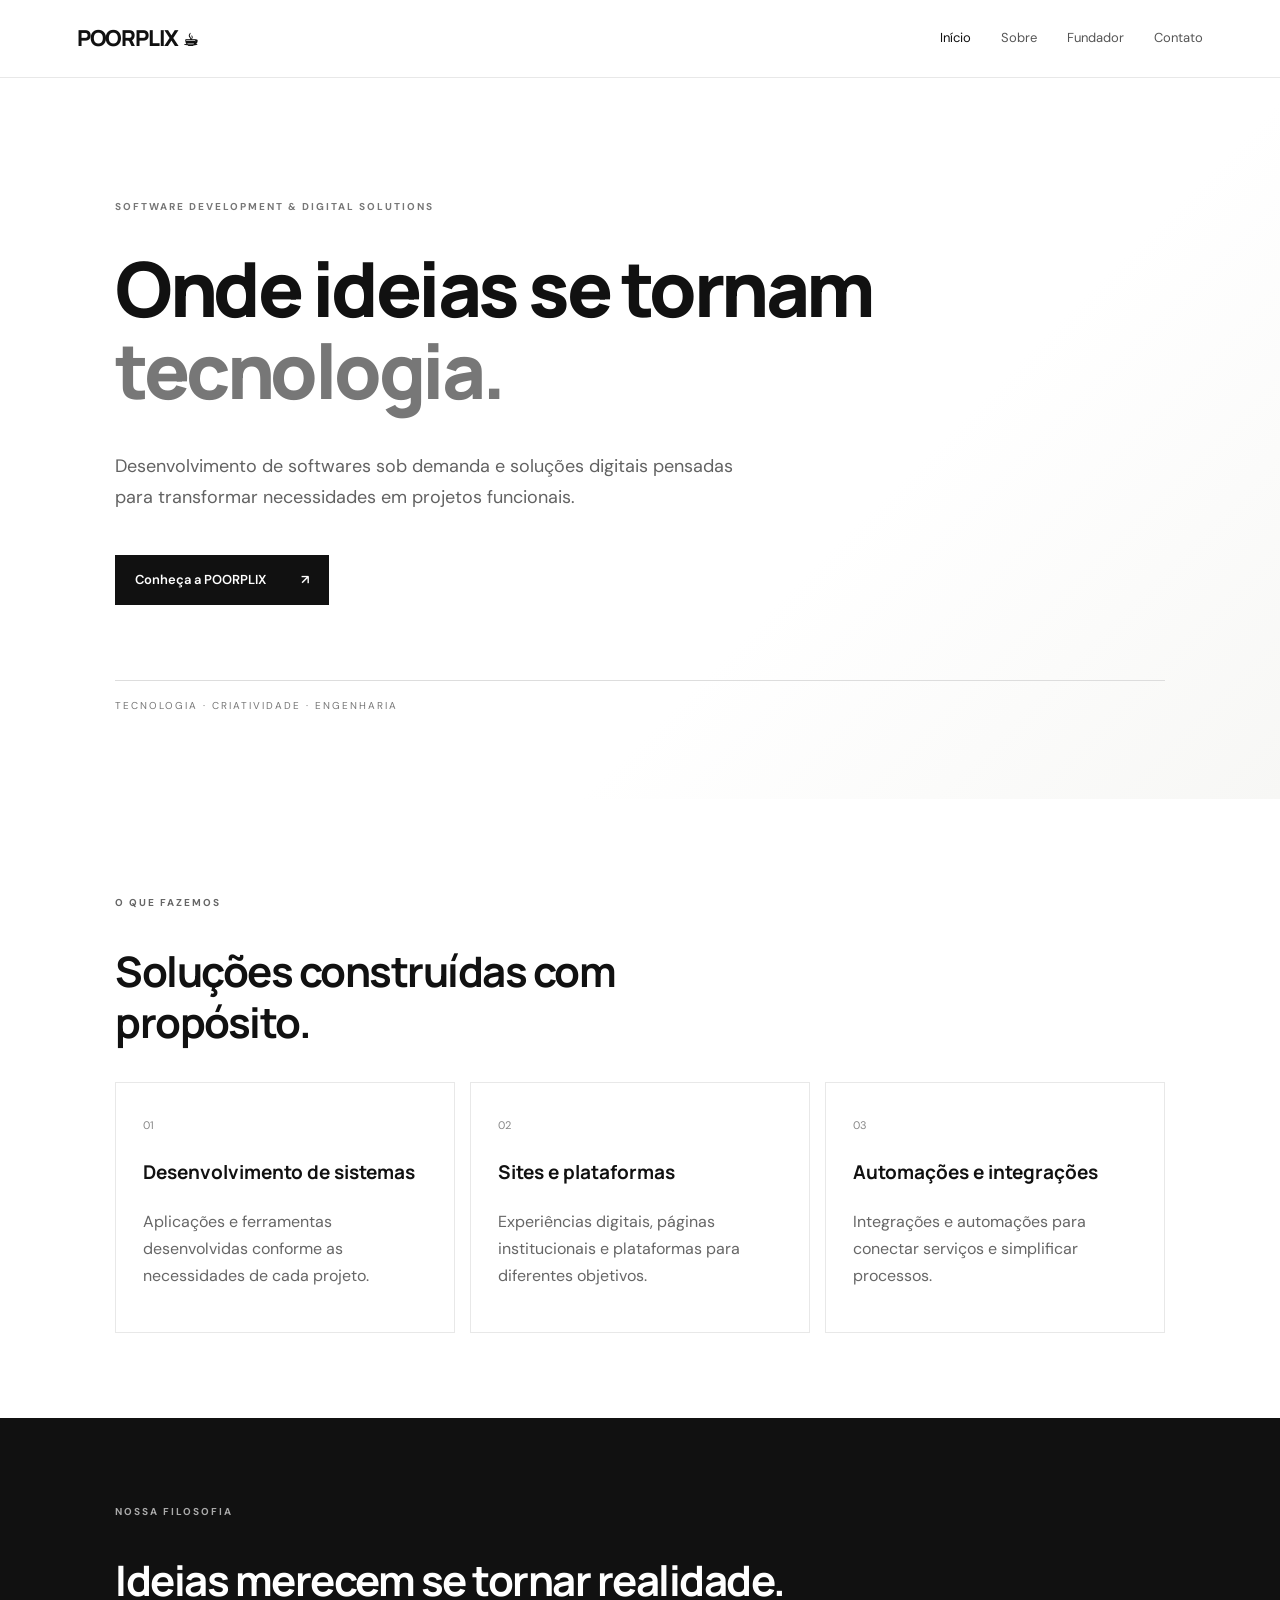
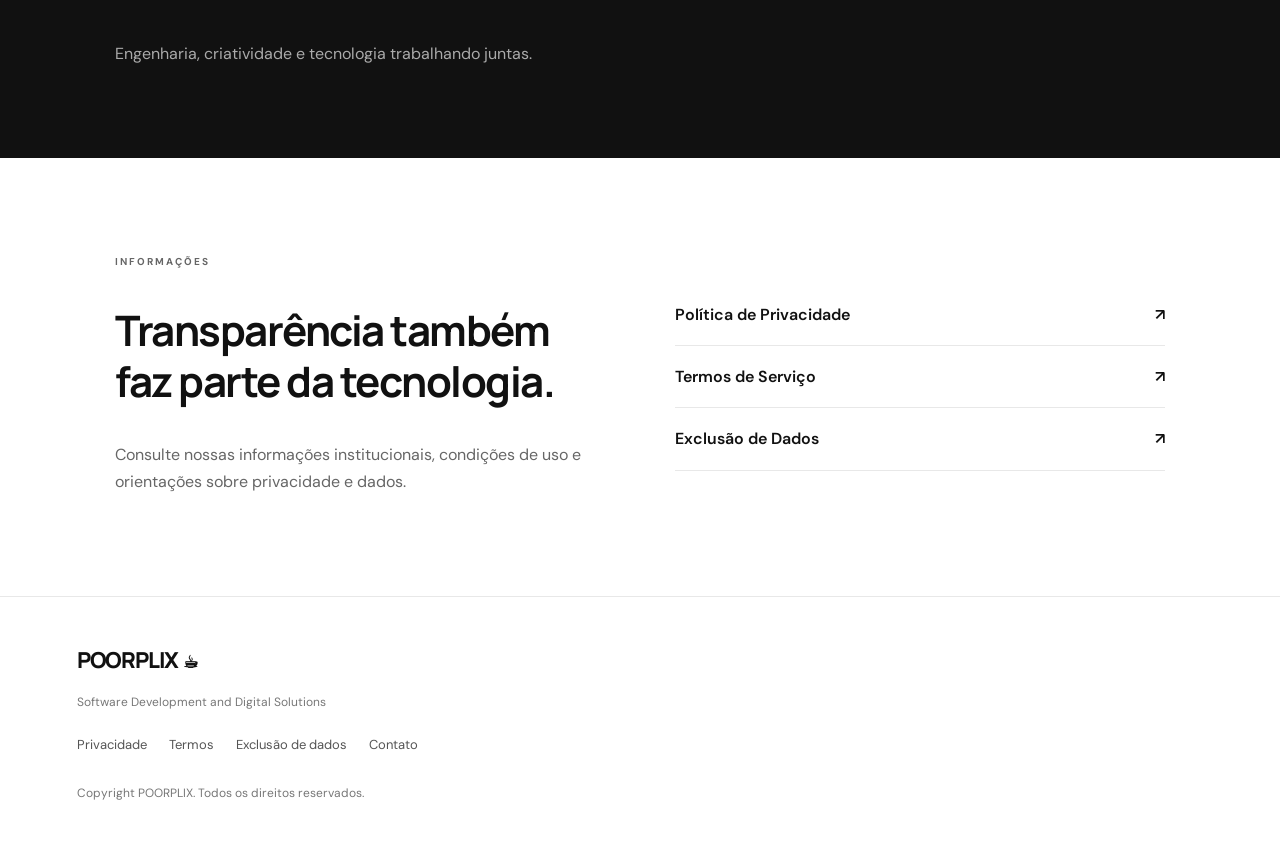
<file: index.html>
<!DOCTYPE html>
<html lang="pt-BR">

<head>
    <meta charset="UTF-8">
    <meta
        name="viewport"
        content="width=device-width, initial-scale=1.0"
    >
    <meta
        name="description"
        content="POORPLIX — desenvolvimento de softwares sob demanda e soluções digitais."
    >
    <title>Início — POORPLIX</title>
    <link
        rel="stylesheet"
        href="assets/css/style.css"
    >
</head>

<body>

    <header class="site-header">

        <a class="brand" href="index.html">
            POORPLIX<span>☕︎</span>
        </a>

        <button
            class="menu-toggle"
            type="button"
            aria-label="Abrir menu"
            aria-expanded="false"
        >
            ☰
        </button>

        <nav class="nav">
                <a class="active" href="index.html">Início</a>
                <a class="" href="pages/sobre.html">Sobre</a>
                <a class="" href="pages/fundador.html">Fundador</a>
                <a class="" href="pages/contato.html">Contato</a>
        </nav>

    </header>

    <main>

        <section class="hero">

            <p class="eyebrow">
                SOFTWARE DEVELOPMENT & DIGITAL SOLUTIONS
            </p>

            <h1>
                Onde ideias se tornam
                <span>tecnologia.</span>
            </h1>

            <p class="lead">
                Desenvolvimento de softwares sob demanda e soluções digitais
                pensadas para transformar necessidades em projetos funcionais.
            </p>

            <a class="button" href="pages/sobre.html">
                Conheça a POORPLIX
                <span>↗</span>
            </a>

            <div class="hero-note">
                TECNOLOGIA · CRIATIVIDADE · ENGENHARIA
            </div>

        </section>

        <section class="section">

            <div class="section-heading">
                <p class="eyebrow">O QUE FAZEMOS</p>
                <h2>Soluções construídas com propósito.</h2>
            </div>

            <div class="cards">

                <article class="card">
                    <span class="number">01</span>
                    <h3>Desenvolvimento de sistemas</h3>
                    <p>
                        Aplicações e ferramentas desenvolvidas conforme
                        as necessidades de cada projeto.
                    </p>
                </article>

                <article class="card">
                    <span class="number">02</span>
                    <h3>Sites e plataformas</h3>
                    <p>
                        Experiências digitais, páginas institucionais
                        e plataformas para diferentes objetivos.
                    </p>
                </article>

                <article class="card">
                    <span class="number">03</span>
                    <h3>Automações e integrações</h3>
                    <p>
                        Integrações e automações para conectar serviços
                        e simplificar processos.
                    </p>
                </article>

            </div>

        </section>

        <section class="statement">

            <p class="eyebrow">NOSSA FILOSOFIA</p>

            <h2>Ideias merecem se tornar realidade.</h2>

            <p>
                Engenharia, criatividade e tecnologia trabalhando juntas.
            </p>

        </section>

        <section class="section legal-preview">

            <div>
                <p class="eyebrow">INFORMAÇÕES</p>

                <h2>Transparência também faz parte da tecnologia.</h2>

                <p>
                    Consulte nossas informações institucionais, condições
                    de uso e orientações sobre privacidade e dados.
                </p>
            </div>

            <div class="link-list">
                <a href="pages/legal/privacidade.html">
                    Política de Privacidade
                    <span>↗</span>
                </a>

                <a href="pages/legal/termos.html">
                    Termos de Serviço
                    <span>↗</span>
                </a>

                <a href="pages/legal/exclusao-de-dados.html">
                    Exclusão de Dados
                    <span>↗</span>
                </a>
            </div>

        </section>

    </main>

    <footer class="footer">

        <a class="brand" href="index.html">
            POORPLIX<span>☕︎</span>
        </a>

        <p>Software Development and Digital Solutions</p>

        <div class="footer-links">
            <a href="pages/legal/privacidade.html">Privacidade</a>
            <a href="pages/legal/termos.html">Termos</a>
            <a href="pages/legal/exclusao-de-dados.html">Exclusão de dados</a>
            <a href="pages/contato.html">Contato</a>
        </div>

        <small>
            Copyright POORPLIX. Todos os direitos reservados.
        </small>

    </footer>

    <script src="assets/js/script.js"></script>

</body>

</html>
</file>
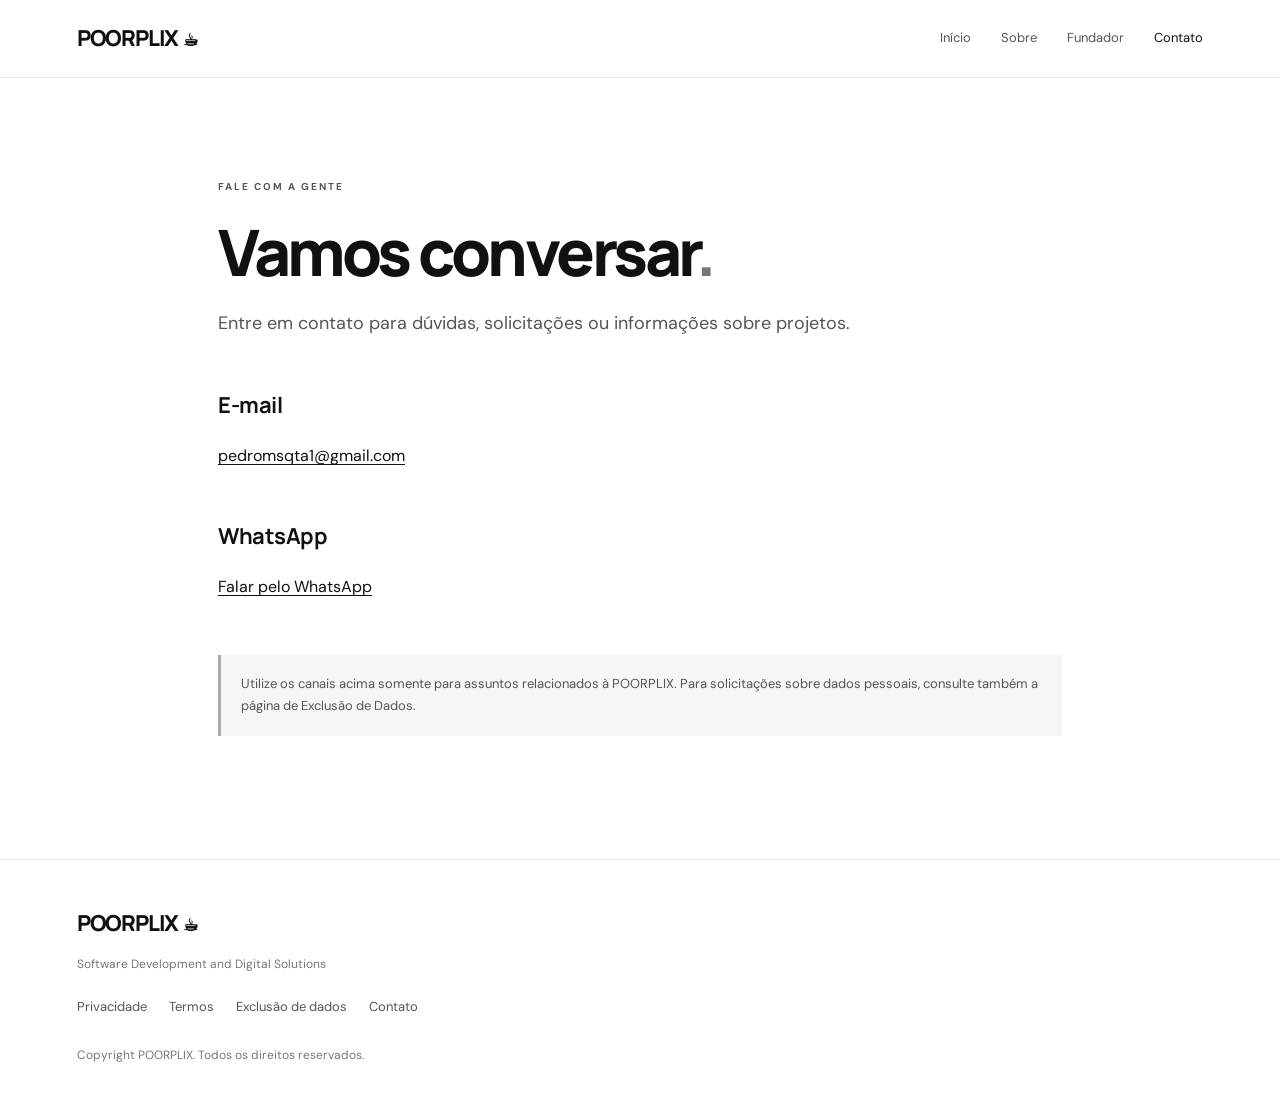
<file: pages/contato.html>
<!DOCTYPE html>
<html lang="pt-BR">

<head>
    <meta charset="UTF-8">
    <meta
        name="viewport"
        content="width=device-width, initial-scale=1.0"
    >
    <meta
        name="description"
        content="Contato — POORPLIX"
    >
    <title>Contato — POORPLIX</title>
    <link
        rel="stylesheet"
        href="../assets/css/style.css"
    >
</head>

<body>

    <header class="site-header">

        <a class="brand" href="../index.html">
            POORPLIX<span>☕︎</span>
        </a>

        <button
            class="menu-toggle"
            type="button"
            aria-label="Abrir menu"
            aria-expanded="false"
        >
            ☰
        </button>

        <nav class="nav">
                <a class="" href="../index.html">Início</a>
                <a class="" href="sobre.html">Sobre</a>
                <a class="" href="fundador.html">Fundador</a>
                <a class="active" href="contato.html">Contato</a>
        </nav>

    </header>

    <main>

        <section class="document">

            <p class="eyebrow">FALE COM A GENTE</p>

            <h1>
                Vamos conversar<span>.</span>
            </h1>

            <p class="lead">
                Entre em contato para dúvidas, solicitações ou informações
                sobre projetos.
            </p>

            <section>
                <h2>E-mail</h2>
                <p>
                    <a href="mailto:pedromsqta1@gmail.com">
                        pedromsqta1@gmail.com
                    </a>
                </p>
            </section>

            <section>
                <h2>WhatsApp</h2>
                <p>
                    <a
                        href="https://poorplix-whatsapp.pedromsqta1.workers.dev/whatsapp"
                        target="_blank"
                        rel="noopener noreferrer"
                    >
                        Falar pelo WhatsApp
                    </a>
                </p>
            </section>

            <p class="notice">
                Utilize os canais acima somente para assuntos relacionados
                à POORPLIX. Para solicitações sobre dados pessoais,
                consulte também a página de Exclusão de Dados.
            </p>

        </section>

    </main>

    <footer class="footer">

        <a class="brand" href="../index.html">
            POORPLIX<span>☕︎</span>
        </a>

        <p>Software Development and Digital Solutions</p>

        <div class="footer-links">
            <a href="legal/privacidade.html">Privacidade</a>
            <a href="legal/termos.html">Termos</a>
            <a href="legal/exclusao-de-dados.html">Exclusão de dados</a>
            <a href="contato.html">Contato</a>
        </div>

        <small>
            Copyright POORPLIX. Todos os direitos reservados.
        </small>

    </footer>

    <script src="../assets/js/script.js"></script>

</body>

</html>
</file>
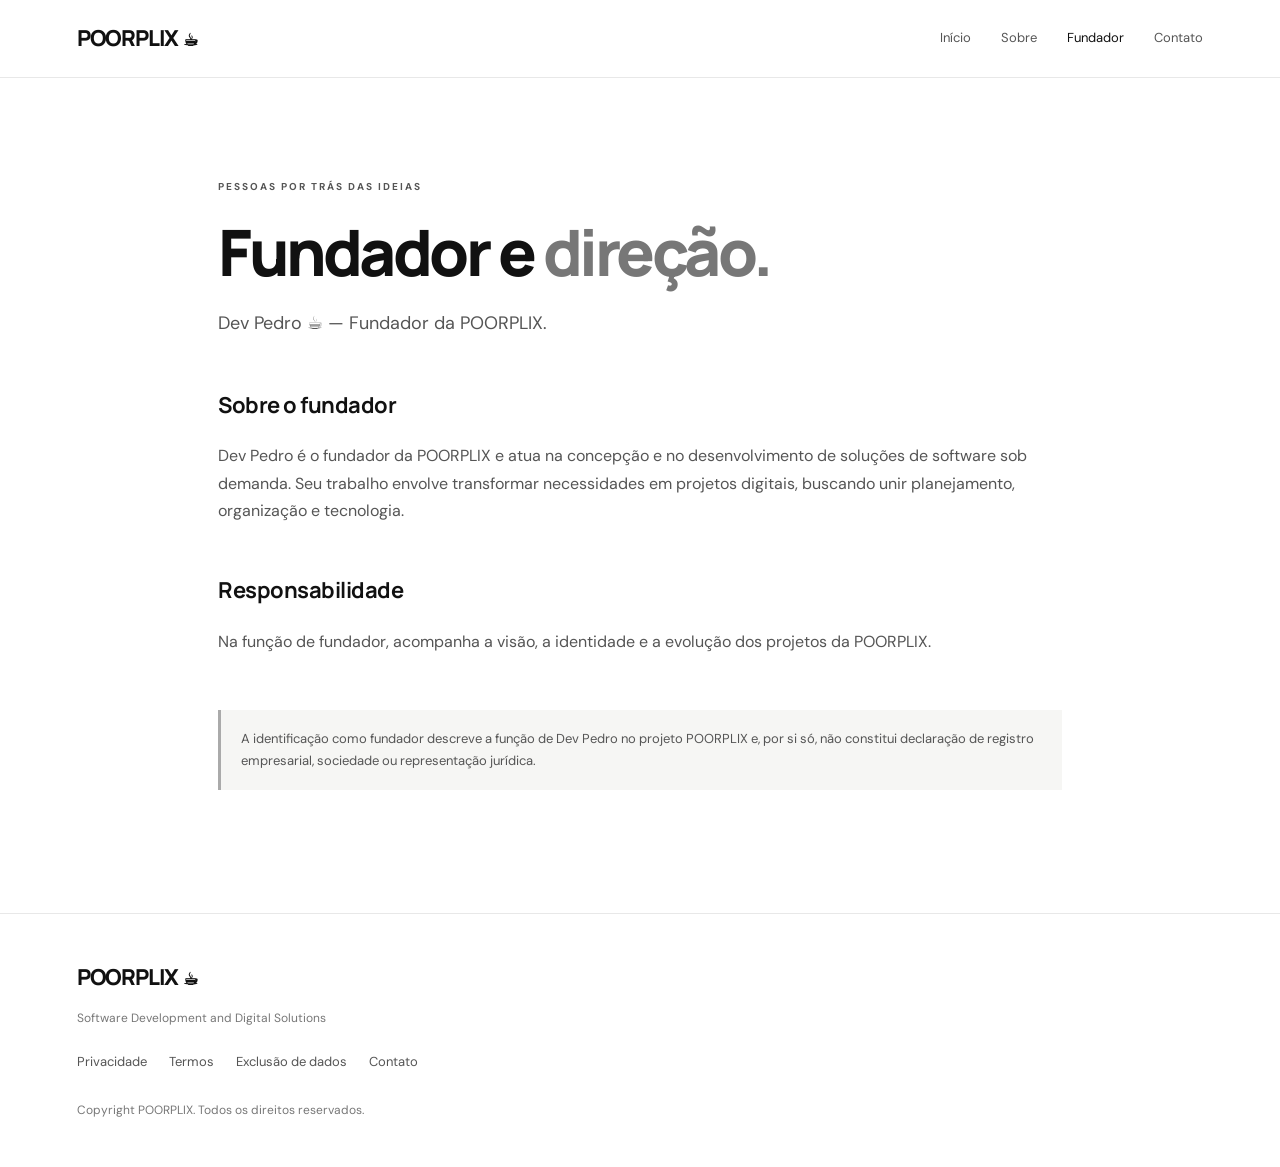
<file: pages/fundador.html>
<!DOCTYPE html>
<html lang="pt-BR">

<head>
    <meta charset="UTF-8">
    <meta
        name="viewport"
        content="width=device-width, initial-scale=1.0"
    >
    <meta
        name="description"
        content="Fundador — POORPLIX"
    >
    <title>Fundador — POORPLIX</title>
    <link
        rel="stylesheet"
        href="../assets/css/style.css"
    >
</head>

<body>

    <header class="site-header">

        <a class="brand" href="../index.html">
            POORPLIX<span>☕︎</span>
        </a>

        <button
            class="menu-toggle"
            type="button"
            aria-label="Abrir menu"
            aria-expanded="false"
        >
            ☰
        </button>

        <nav class="nav">
                <a class="" href="../index.html">Início</a>
                <a class="" href="sobre.html">Sobre</a>
                <a class="active" href="fundador.html">Fundador</a>
                <a class="" href="contato.html">Contato</a>
        </nav>

    </header>

    <main>

        <section class="document">

            <p class="eyebrow">PESSOAS POR TRÁS DAS IDEIAS</p>

            <h1>
                Fundador e
                <span>direção.</span>
            </h1>

            <p class="lead">
                Dev Pedro ☕︎ — Fundador da POORPLIX.
            </p>

            <section>
                <h2>Sobre o fundador</h2>
                <p>
                    Dev Pedro é o fundador da POORPLIX e atua na concepção
                    e no desenvolvimento de soluções de software sob demanda.
                    Seu trabalho envolve transformar necessidades em projetos
                    digitais, buscando unir planejamento, organização
                    e tecnologia.
                </p>
            </section>

            <section>
                <h2>Responsabilidade</h2>
                <p>
                    Na função de fundador, acompanha a visão, a identidade
                    e a evolução dos projetos da POORPLIX.
                </p>
            </section>

            <p class="notice">
                A identificação como fundador descreve a função de Dev Pedro
                no projeto POORPLIX e, por si só, não constitui declaração
                de registro empresarial, sociedade ou representação jurídica.
            </p>

        </section>

    </main>

    <footer class="footer">

        <a class="brand" href="../index.html">
            POORPLIX<span>☕︎</span>
        </a>

        <p>Software Development and Digital Solutions</p>

        <div class="footer-links">
            <a href="legal/privacidade.html">Privacidade</a>
            <a href="legal/termos.html">Termos</a>
            <a href="legal/exclusao-de-dados.html">Exclusão de dados</a>
            <a href="contato.html">Contato</a>
        </div>

        <small>
            Copyright POORPLIX. Todos os direitos reservados.
        </small>

    </footer>

    <script src="../assets/js/script.js"></script>

</body>

</html>
</file>
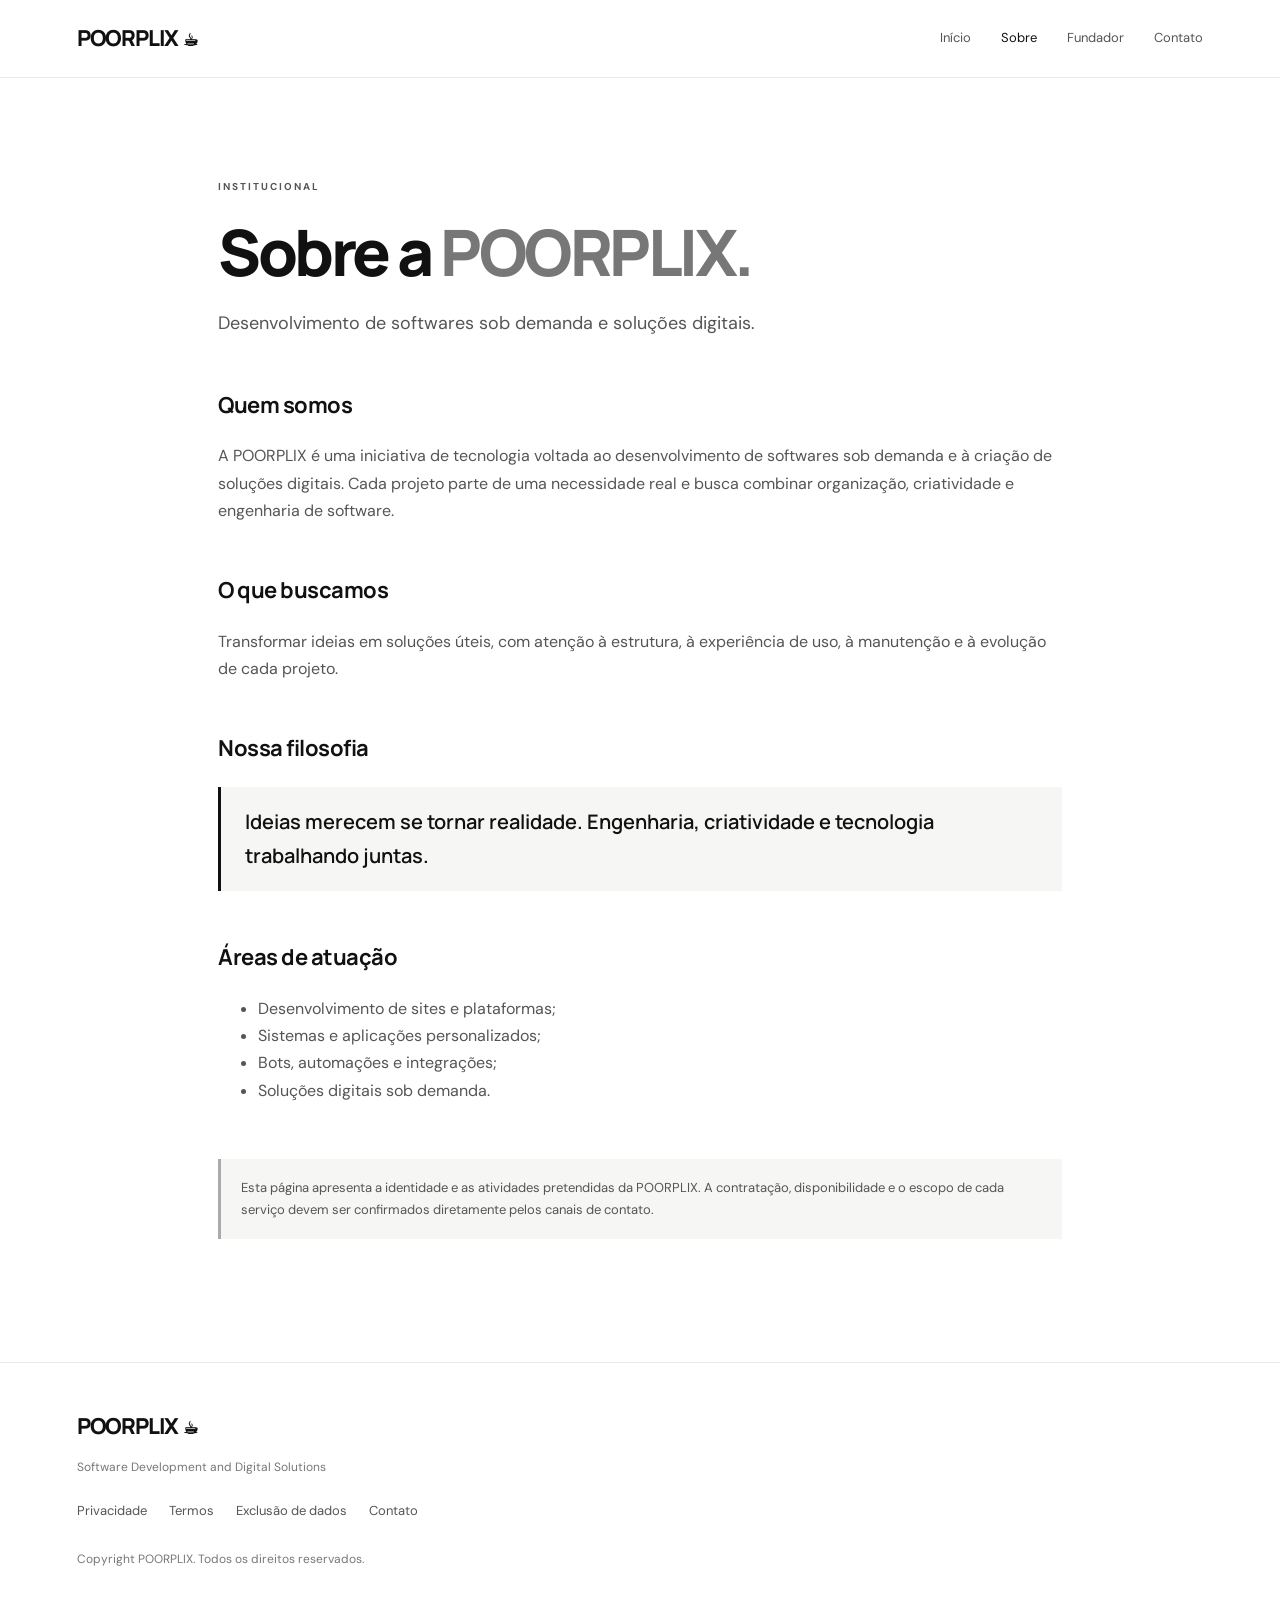
<file: pages/sobre.html>
<!DOCTYPE html>
<html lang="pt-BR">

<head>
    <meta charset="UTF-8">
    <meta
        name="viewport"
        content="width=device-width, initial-scale=1.0"
    >
    <meta
        name="description"
        content="Sobre — POORPLIX"
    >
    <title>Sobre — POORPLIX</title>
    <link
        rel="stylesheet"
        href="../assets/css/style.css"
    >
</head>

<body>

    <header class="site-header">

        <a class="brand" href="../index.html">
            POORPLIX<span>☕︎</span>
        </a>

        <button
            class="menu-toggle"
            type="button"
            aria-label="Abrir menu"
            aria-expanded="false"
        >
            ☰
        </button>

        <nav class="nav">
                <a class="" href="../index.html">Início</a>
                <a class="active" href="sobre.html">Sobre</a>
                <a class="" href="fundador.html">Fundador</a>
                <a class="" href="contato.html">Contato</a>
        </nav>

    </header>

    <main>

        <section class="document">

            <p class="eyebrow">INSTITUCIONAL</p>

            <h1>
                Sobre a
                <span>POORPLIX.</span>
            </h1>

            <p class="lead">
                Desenvolvimento de softwares sob demanda e soluções digitais.
            </p>

            <section>
                <h2>Quem somos</h2>
                <p>
                    A POORPLIX é uma iniciativa de tecnologia voltada ao
                    desenvolvimento de softwares sob demanda e à criação
                    de soluções digitais. Cada projeto parte de uma
                    necessidade real e busca combinar organização,
                    criatividade e engenharia de software.
                </p>
            </section>

            <section>
                <h2>O que buscamos</h2>
                <p>
                    Transformar ideias em soluções úteis, com atenção
                    à estrutura, à experiência de uso, à manutenção
                    e à evolução de cada projeto.
                </p>
            </section>

            <section>
                <h2>Nossa filosofia</h2>
                <blockquote>
                    Ideias merecem se tornar realidade. Engenharia,
                    criatividade e tecnologia trabalhando juntas.
                </blockquote>
            </section>

            <section>
                <h2>Áreas de atuação</h2>
                <ul>
                    <li>Desenvolvimento de sites e plataformas;</li>
                    <li>Sistemas e aplicações personalizados;</li>
                    <li>Bots, automações e integrações;</li>
                    <li>Soluções digitais sob demanda.</li>
                </ul>
            </section>

            <p class="notice">
                Esta página apresenta a identidade e as atividades pretendidas
                da POORPLIX. A contratação, disponibilidade e o escopo de
                cada serviço devem ser confirmados diretamente pelos
                canais de contato.
            </p>

        </section>

    </main>

    <footer class="footer">

        <a class="brand" href="../index.html">
            POORPLIX<span>☕︎</span>
        </a>

        <p>Software Development and Digital Solutions</p>

        <div class="footer-links">
            <a href="legal/privacidade.html">Privacidade</a>
            <a href="legal/termos.html">Termos</a>
            <a href="legal/exclusao-de-dados.html">Exclusão de dados</a>
            <a href="contato.html">Contato</a>
        </div>

        <small>
            Copyright POORPLIX. Todos os direitos reservados.
        </small>

    </footer>

    <script src="../assets/js/script.js"></script>

</body>

</html>
</file>
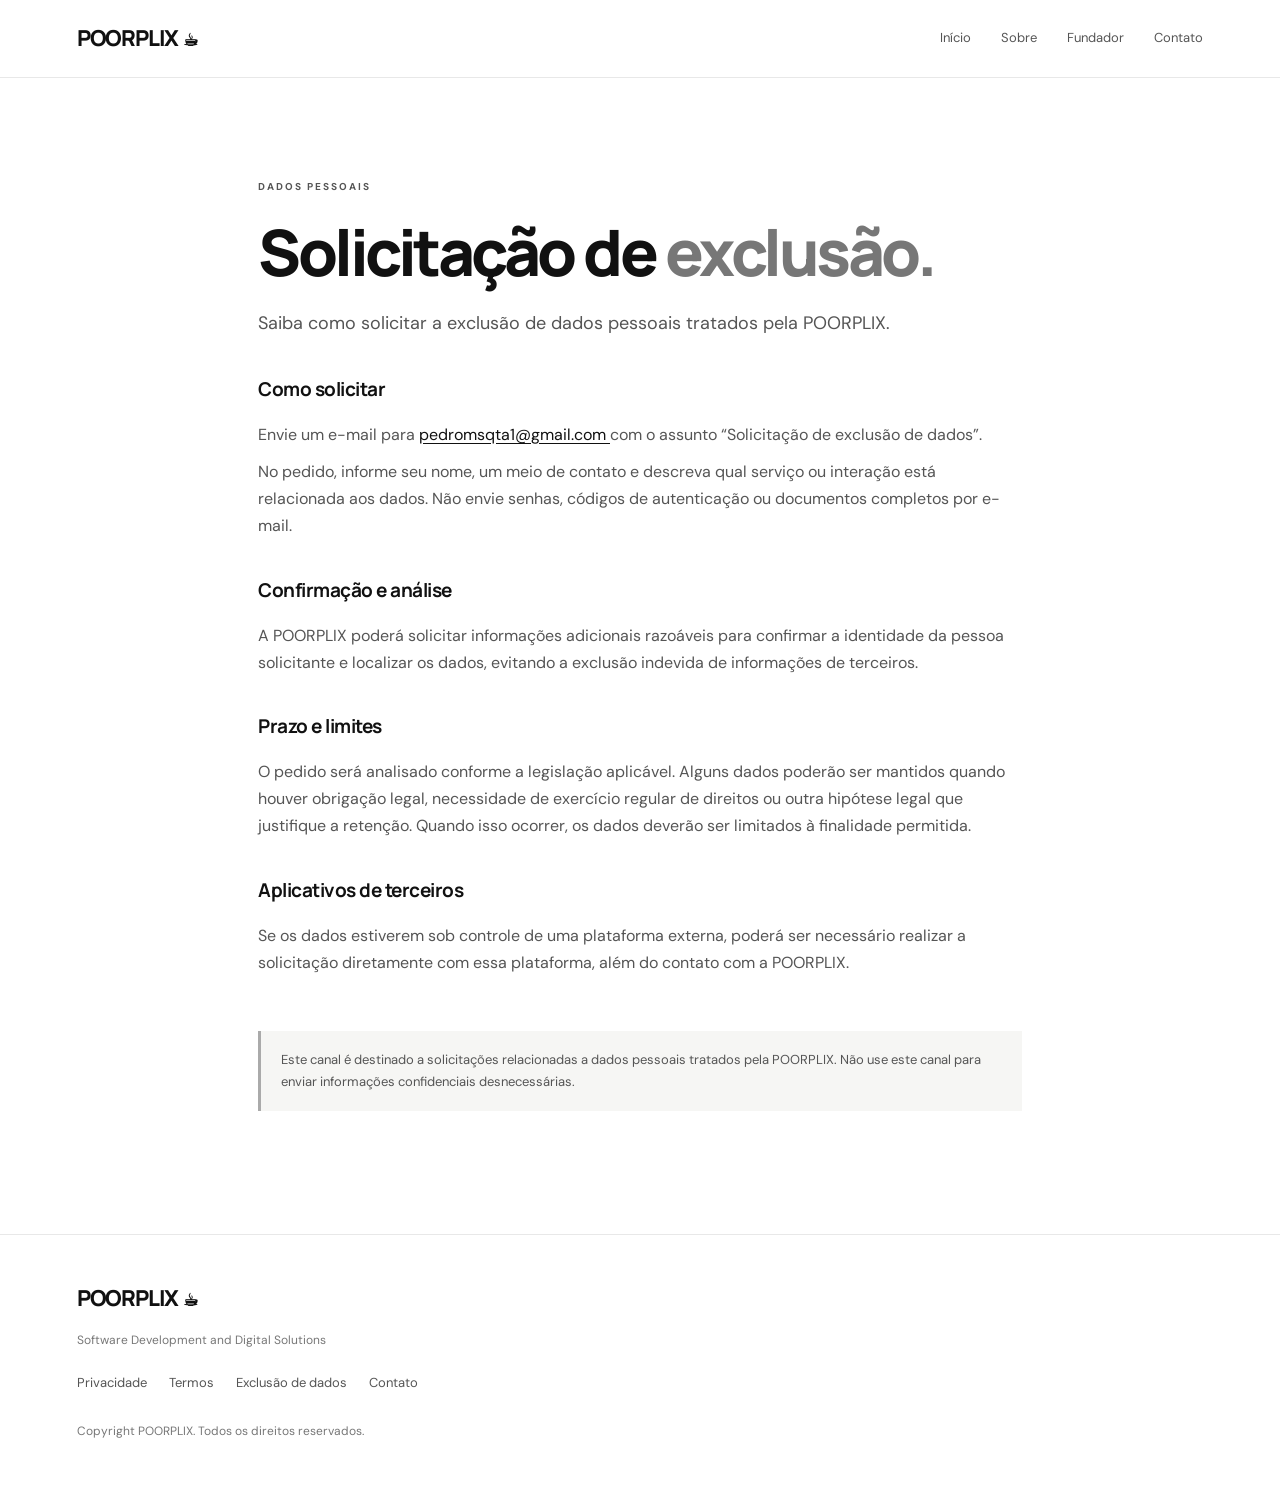
<file: pages/legal/exclusao-de-dados.html>
<!DOCTYPE html>
<html lang="pt-BR">

<head>
    <meta charset="UTF-8">
    <meta
        name="viewport"
        content="width=device-width, initial-scale=1.0"
    >
    <meta
        name="description"
        content="Exclusão de Dados — POORPLIX"
    >
    <title>Exclusão de Dados — POORPLIX</title>
    <link
        rel="stylesheet"
        href="../../assets/css/style.css"
    >
</head>

<body>

    <header class="site-header">

        <a class="brand" href="../../index.html">
            POORPLIX<span>☕︎</span>
        </a>

        <button
            class="menu-toggle"
            type="button"
            aria-label="Abrir menu"
            aria-expanded="false"
        >
            ☰
        </button>

        <nav class="nav">
                <a class="" href="../../index.html">Início</a>
                <a class="" href="../sobre.html">Sobre</a>
                <a class="" href="../fundador.html">Fundador</a>
                <a class="" href="../contato.html">Contato</a>
        </nav>

    </header>

    <main>

        <article class="document legal">

            <p class="eyebrow">DADOS PESSOAIS</p>

            <h1>
                Solicitação de
                <span>exclusão.</span>
            </h1>

            <p class="lead">
                Saiba como solicitar a exclusão de dados pessoais
                tratados pela POORPLIX.
            </p>

            <section>
                <h2>Como solicitar</h2>
                <p>
                    Envie um e-mail para
                    <a
                        href="mailto:pedromsqta1@gmail.com?subject=Solicita%C3%A7%C3%A3o%20de%20exclus%C3%A3o%20de%20dados"
                    >
                        pedromsqta1@gmail.com
                    </a>
                    com o assunto “Solicitação de exclusão de dados”.
                </p>
                <p>
                    No pedido, informe seu nome, um meio de contato
                    e descreva qual serviço ou interação está relacionada
                    aos dados. Não envie senhas, códigos de autenticação
                    ou documentos completos por e-mail.
                </p>
            </section>

            <section>
                <h2>Confirmação e análise</h2>
                <p>
                    A POORPLIX poderá solicitar informações adicionais
                    razoáveis para confirmar a identidade da pessoa
                    solicitante e localizar os dados, evitando a exclusão
                    indevida de informações de terceiros.
                </p>
            </section>

            <section>
                <h2>Prazo e limites</h2>
                <p>
                    O pedido será analisado conforme a legislação aplicável.
                    Alguns dados poderão ser mantidos quando houver obrigação
                    legal, necessidade de exercício regular de direitos
                    ou outra hipótese legal que justifique a retenção.
                    Quando isso ocorrer, os dados deverão ser limitados
                    à finalidade permitida.
                </p>
            </section>

            <section>
                <h2>Aplicativos de terceiros</h2>
                <p>
                    Se os dados estiverem sob controle de uma plataforma
                    externa, poderá ser necessário realizar a solicitação
                    diretamente com essa plataforma, além do contato
                    com a POORPLIX.
                </p>
            </section>

            <p class="notice">
                Este canal é destinado a solicitações relacionadas
                a dados pessoais tratados pela POORPLIX. Não use este
                canal para enviar informações confidenciais desnecessárias.
            </p>

        </article>

    </main>

    <footer class="footer">

        <a class="brand" href="../../index.html">
            POORPLIX<span>☕︎</span>
        </a>

        <p>Software Development and Digital Solutions</p>

        <div class="footer-links">
            <a href="privacidade.html">Privacidade</a>
            <a href="termos.html">Termos</a>
            <a href="exclusao-de-dados.html">Exclusão de dados</a>
            <a href="../contato.html">Contato</a>
        </div>

        <small>
            Copyright POORPLIX. Todos os direitos reservados.
        </small>

    </footer>

    <script src="../../assets/js/script.js"></script>

</body>

</html>
</file>
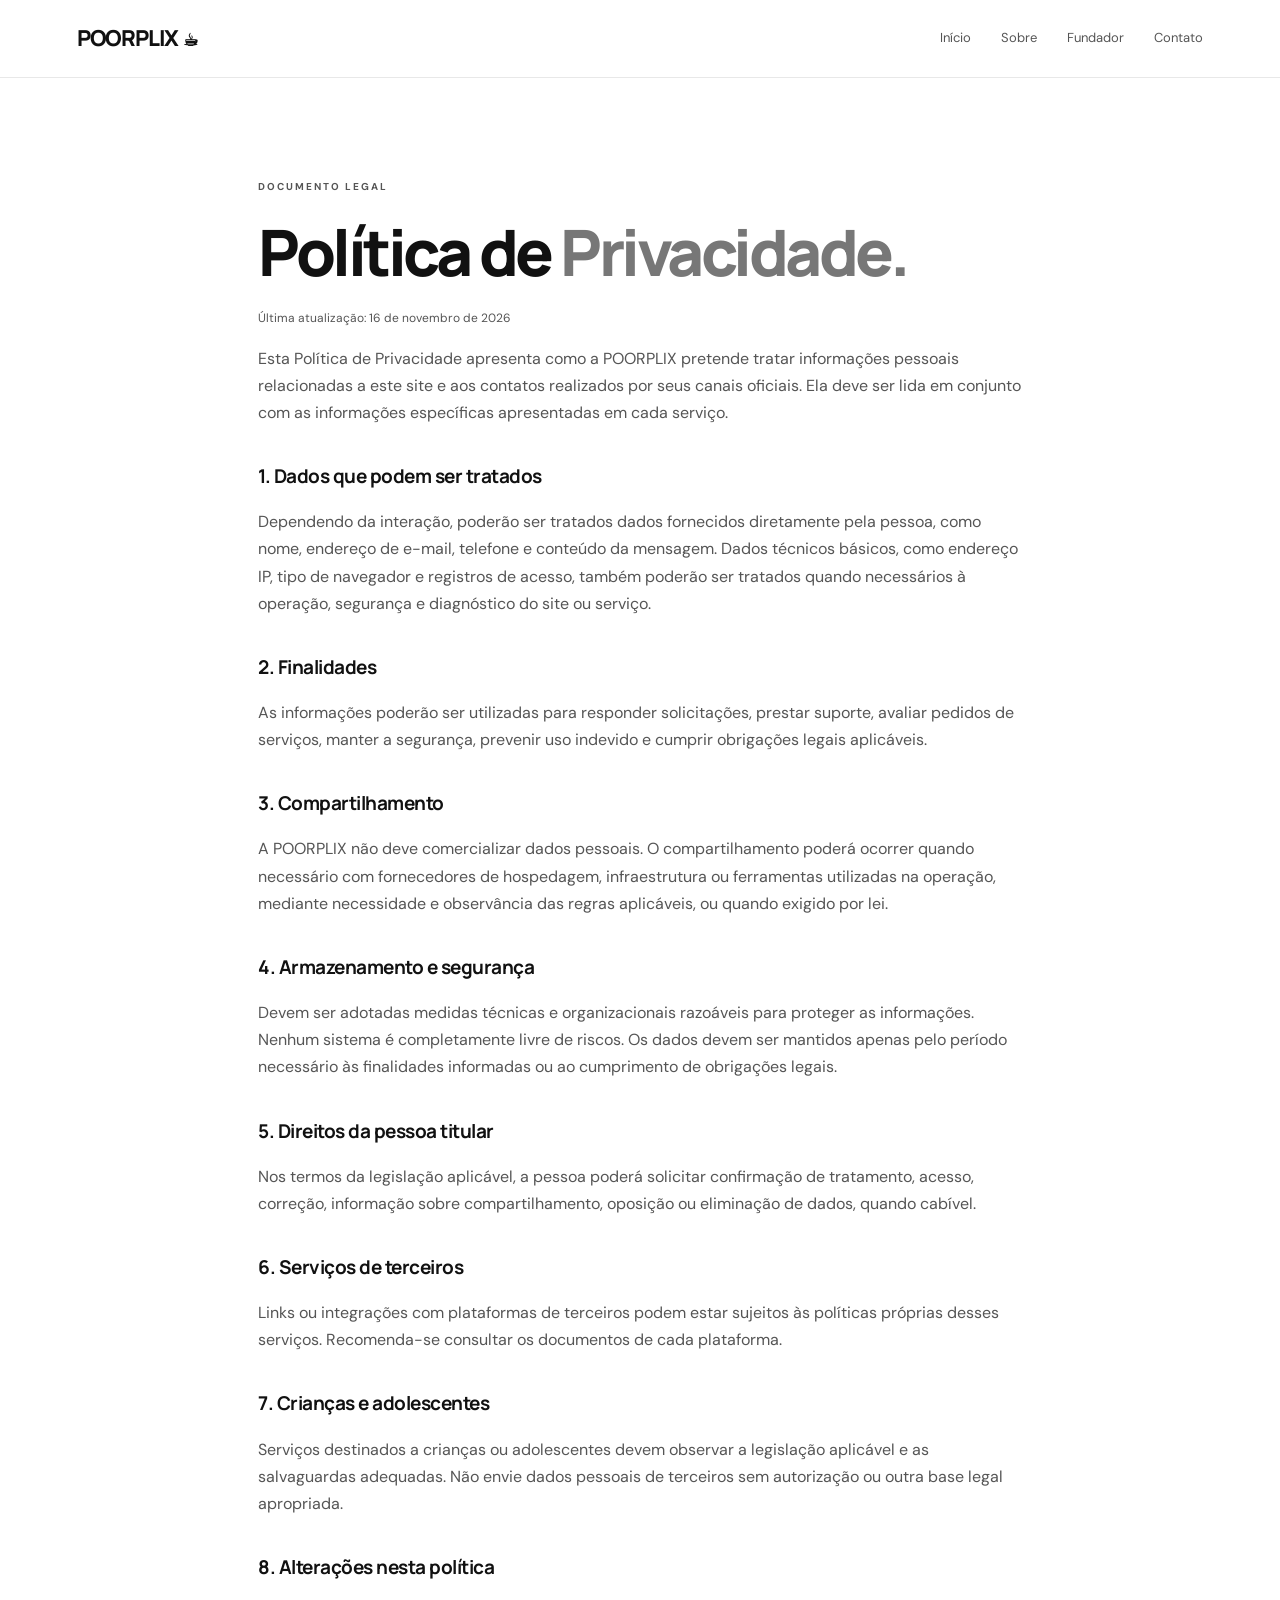
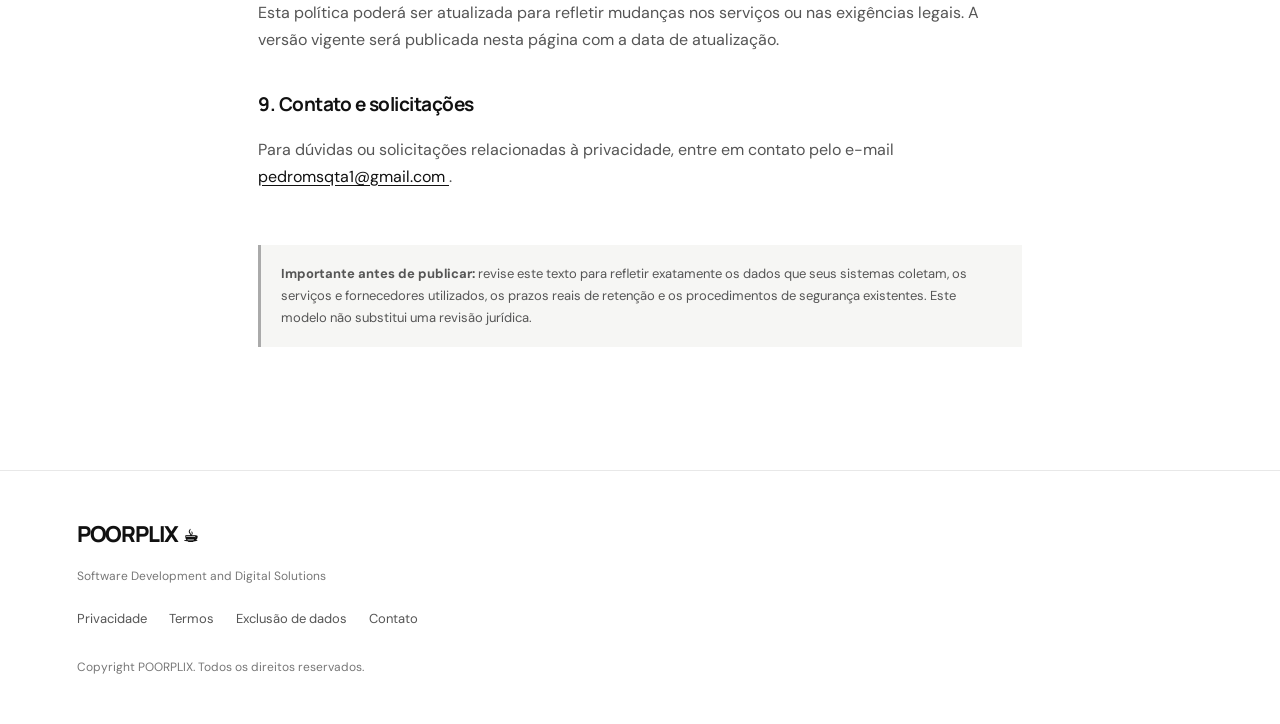
<file: pages/legal/privacidade.html>
<!DOCTYPE html>
<html lang="pt-BR">

<head>
    <meta charset="UTF-8">
    <meta
        name="viewport"
        content="width=device-width, initial-scale=1.0"
    >
    <meta
        name="description"
        content="Política de Privacidade — POORPLIX"
    >
    <title>Política de Privacidade — POORPLIX</title>
    <link
        rel="stylesheet"
        href="../../assets/css/style.css"
    >
</head>

<body>

    <header class="site-header">

        <a class="brand" href="../../index.html">
            POORPLIX<span>☕︎</span>
        </a>

        <button
            class="menu-toggle"
            type="button"
            aria-label="Abrir menu"
            aria-expanded="false"
        >
            ☰
        </button>

        <nav class="nav">
                <a class="" href="../../index.html">Início</a>
                <a class="" href="../sobre.html">Sobre</a>
                <a class="" href="../fundador.html">Fundador</a>
                <a class="" href="../contato.html">Contato</a>
        </nav>

    </header>

    <main>

        <article class="document legal">

            <p class="eyebrow">DOCUMENTO LEGAL</p>

            <h1>
                Política de
                <span>Privacidade.</span>
            </h1>

            <p class="meta">
                Última atualização: 16 de novembro de 2026
            </p>

            <p>
                Esta Política de Privacidade apresenta como a POORPLIX
                pretende tratar informações pessoais relacionadas a este
                site e aos contatos realizados por seus canais oficiais.
                Ela deve ser lida em conjunto com as informações específicas
                apresentadas em cada serviço.
            </p>

            <section>
                <h2>1. Dados que podem ser tratados</h2>
                <p>
                    Dependendo da interação, poderão ser tratados dados
                    fornecidos diretamente pela pessoa, como nome,
                    endereço de e-mail, telefone e conteúdo da mensagem.
                    Dados técnicos básicos, como endereço IP, tipo de
                    navegador e registros de acesso, também poderão ser
                    tratados quando necessários à operação, segurança
                    e diagnóstico do site ou serviço.
                </p>
            </section>

            <section>
                <h2>2. Finalidades</h2>
                <p>
                    As informações poderão ser utilizadas para responder
                    solicitações, prestar suporte, avaliar pedidos de
                    serviços, manter a segurança, prevenir uso indevido
                    e cumprir obrigações legais aplicáveis.
                </p>
            </section>

            <section>
                <h2>3. Compartilhamento</h2>
                <p>
                    A POORPLIX não deve comercializar dados pessoais.
                    O compartilhamento poderá ocorrer quando necessário
                    com fornecedores de hospedagem, infraestrutura ou
                    ferramentas utilizadas na operação, mediante
                    necessidade e observância das regras aplicáveis,
                    ou quando exigido por lei.
                </p>
            </section>

            <section>
                <h2>4. Armazenamento e segurança</h2>
                <p>
                    Devem ser adotadas medidas técnicas e organizacionais
                    razoáveis para proteger as informações. Nenhum sistema
                    é completamente livre de riscos. Os dados devem ser
                    mantidos apenas pelo período necessário às finalidades
                    informadas ou ao cumprimento de obrigações legais.
                </p>
            </section>

            <section>
                <h2>5. Direitos da pessoa titular</h2>
                <p>
                    Nos termos da legislação aplicável, a pessoa poderá
                    solicitar confirmação de tratamento, acesso, correção,
                    informação sobre compartilhamento, oposição ou
                    eliminação de dados, quando cabível.
                </p>
            </section>

            <section>
                <h2>6. Serviços de terceiros</h2>
                <p>
                    Links ou integrações com plataformas de terceiros
                    podem estar sujeitos às políticas próprias desses
                    serviços. Recomenda-se consultar os documentos
                    de cada plataforma.
                </p>
            </section>

            <section>
                <h2>7. Crianças e adolescentes</h2>
                <p>
                    Serviços destinados a crianças ou adolescentes devem
                    observar a legislação aplicável e as salvaguardas
                    adequadas. Não envie dados pessoais de terceiros
                    sem autorização ou outra base legal apropriada.
                </p>
            </section>

            <section>
                <h2>8. Alterações nesta política</h2>
                <p>
                    Esta política poderá ser atualizada para refletir
                    mudanças nos serviços ou nas exigências legais.
                    A versão vigente será publicada nesta página
                    com a data de atualização.
                </p>
            </section>

            <section>
                <h2>9. Contato e solicitações</h2>
                <p>
                    Para dúvidas ou solicitações relacionadas à privacidade,
                    entre em contato pelo e-mail
                    <a href="mailto:pedromsqta1@gmail.com">
                        pedromsqta1@gmail.com
                    </a>.
                </p>
            </section>

            <p class="notice">
                <strong>Importante antes de publicar:</strong>
                revise este texto para refletir exatamente os dados que
                seus sistemas coletam, os serviços e fornecedores utilizados,
                os prazos reais de retenção e os procedimentos de segurança
                existentes. Este modelo não substitui uma revisão jurídica.
            </p>

        </article>

    </main>

    <footer class="footer">

        <a class="brand" href="../../index.html">
            POORPLIX<span>☕︎</span>
        </a>

        <p>Software Development and Digital Solutions</p>

        <div class="footer-links">
            <a href="privacidade.html">Privacidade</a>
            <a href="termos.html">Termos</a>
            <a href="exclusao-de-dados.html">Exclusão de dados</a>
            <a href="../contato.html">Contato</a>
        </div>

        <small>
            Copyright POORPLIX. Todos os direitos reservados.
        </small>

    </footer>

    <script src="../../assets/js/script.js"></script>

</body>

</html>
</file>
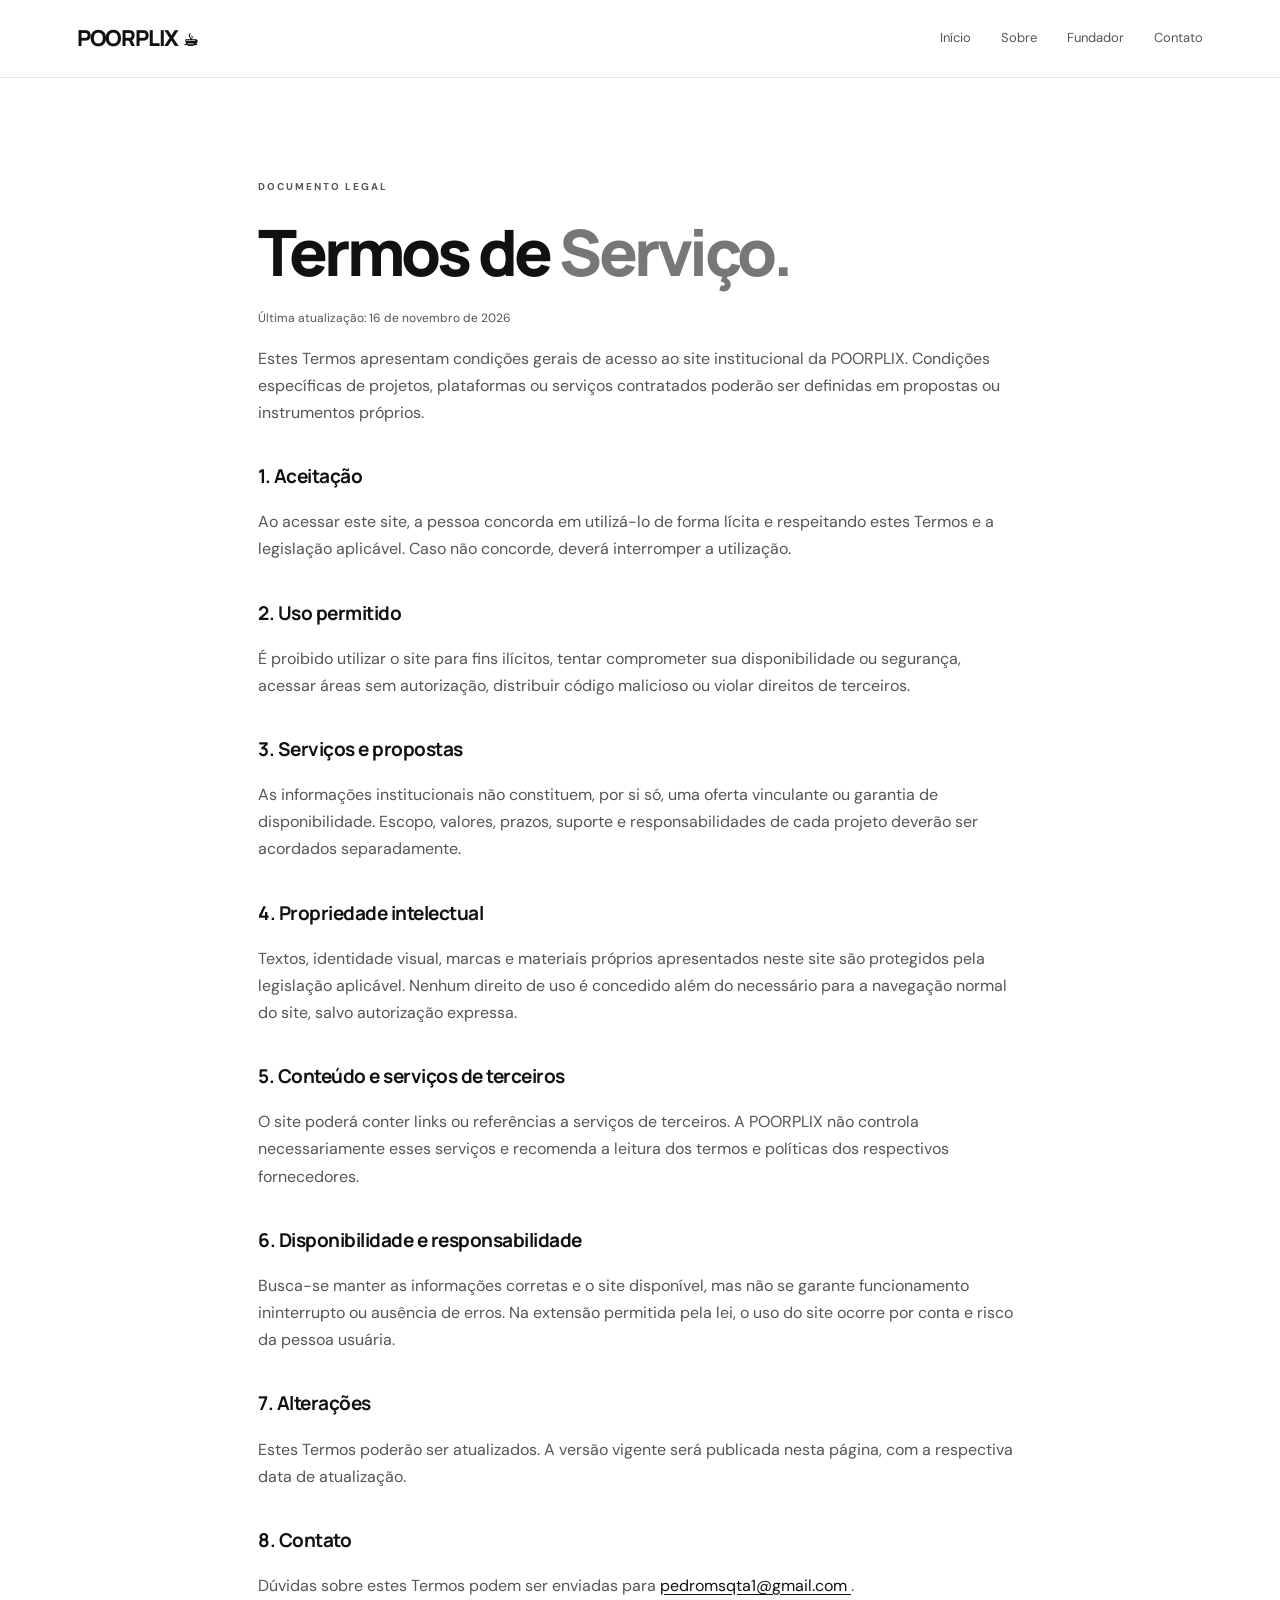
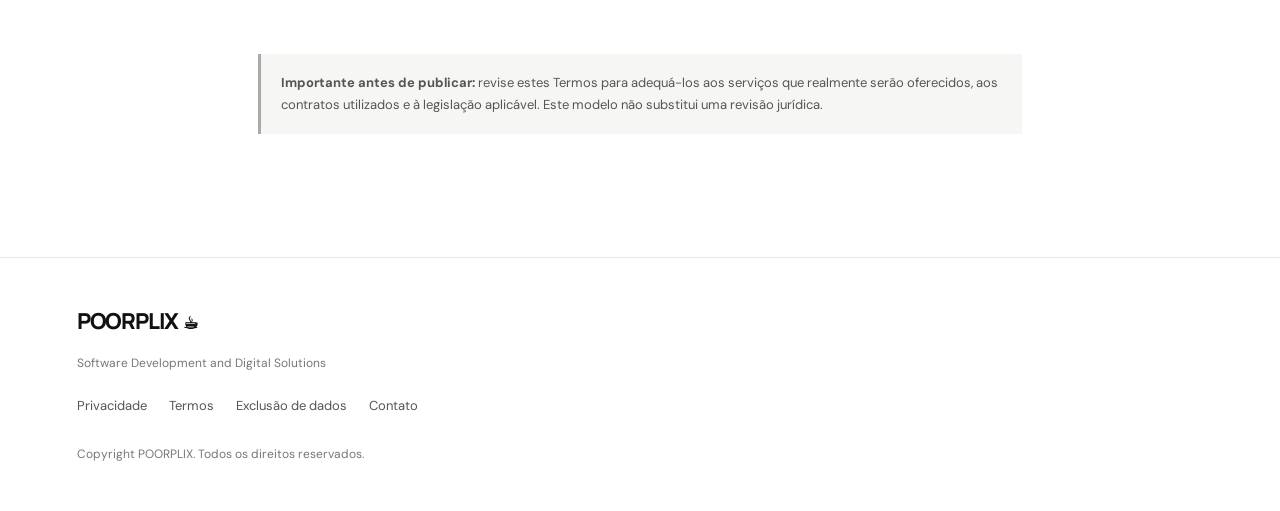
<file: pages/legal/termos.html>
<!DOCTYPE html>
<html lang="pt-BR">

<head>
    <meta charset="UTF-8">
    <meta
        name="viewport"
        content="width=device-width, initial-scale=1.0"
    >
    <meta
        name="description"
        content="Termos de Serviço — POORPLIX"
    >
    <title>Termos de Serviço — POORPLIX</title>
    <link
        rel="stylesheet"
        href="../../assets/css/style.css"
    >
</head>

<body>

    <header class="site-header">

        <a class="brand" href="../../index.html">
            POORPLIX<span>☕︎</span>
        </a>

        <button
            class="menu-toggle"
            type="button"
            aria-label="Abrir menu"
            aria-expanded="false"
        >
            ☰
        </button>

        <nav class="nav">
                <a class="" href="../../index.html">Início</a>
                <a class="" href="../sobre.html">Sobre</a>
                <a class="" href="../fundador.html">Fundador</a>
                <a class="" href="../contato.html">Contato</a>
        </nav>

    </header>

    <main>

        <article class="document legal">

            <p class="eyebrow">DOCUMENTO LEGAL</p>

            <h1>
                Termos de
                <span>Serviço.</span>
            </h1>

            <p class="meta">
                Última atualização: 16 de novembro de 2026
            </p>

            <p>
                Estes Termos apresentam condições gerais de acesso ao site
                institucional da POORPLIX. Condições específicas de projetos,
                plataformas ou serviços contratados poderão ser definidas
                em propostas ou instrumentos próprios.
            </p>

            <section>
                <h2>1. Aceitação</h2>
                <p>
                    Ao acessar este site, a pessoa concorda em utilizá-lo
                    de forma lícita e respeitando estes Termos e a legislação
                    aplicável. Caso não concorde, deverá interromper
                    a utilização.
                </p>
            </section>

            <section>
                <h2>2. Uso permitido</h2>
                <p>
                    É proibido utilizar o site para fins ilícitos, tentar
                    comprometer sua disponibilidade ou segurança, acessar
                    áreas sem autorização, distribuir código malicioso
                    ou violar direitos de terceiros.
                </p>
            </section>

            <section>
                <h2>3. Serviços e propostas</h2>
                <p>
                    As informações institucionais não constituem, por si só,
                    uma oferta vinculante ou garantia de disponibilidade.
                    Escopo, valores, prazos, suporte e responsabilidades
                    de cada projeto deverão ser acordados separadamente.
                </p>
            </section>

            <section>
                <h2>4. Propriedade intelectual</h2>
                <p>
                    Textos, identidade visual, marcas e materiais próprios
                    apresentados neste site são protegidos pela legislação
                    aplicável. Nenhum direito de uso é concedido além
                    do necessário para a navegação normal do site,
                    salvo autorização expressa.
                </p>
            </section>

            <section>
                <h2>5. Conteúdo e serviços de terceiros</h2>
                <p>
                    O site poderá conter links ou referências a serviços
                    de terceiros. A POORPLIX não controla necessariamente
                    esses serviços e recomenda a leitura dos termos
                    e políticas dos respectivos fornecedores.
                </p>
            </section>

            <section>
                <h2>6. Disponibilidade e responsabilidade</h2>
                <p>
                    Busca-se manter as informações corretas e o site
                    disponível, mas não se garante funcionamento
                    ininterrupto ou ausência de erros. Na extensão
                    permitida pela lei, o uso do site ocorre por conta
                    e risco da pessoa usuária.
                </p>
            </section>

            <section>
                <h2>7. Alterações</h2>
                <p>
                    Estes Termos poderão ser atualizados. A versão vigente
                    será publicada nesta página, com a respectiva data
                    de atualização.
                </p>
            </section>

            <section>
                <h2>8. Contato</h2>
                <p>
                    Dúvidas sobre estes Termos podem ser enviadas para
                    <a href="mailto:pedromsqta1@gmail.com">
                        pedromsqta1@gmail.com
                    </a>.
                </p>
            </section>

            <p class="notice">
                <strong>Importante antes de publicar:</strong>
                revise estes Termos para adequá-los aos serviços que
                realmente serão oferecidos, aos contratos utilizados
                e à legislação aplicável. Este modelo não substitui
                uma revisão jurídica.
            </p>

        </article>

    </main>

    <footer class="footer">

        <a class="brand" href="../../index.html">
            POORPLIX<span>☕︎</span>
        </a>

        <p>Software Development and Digital Solutions</p>

        <div class="footer-links">
            <a href="privacidade.html">Privacidade</a>
            <a href="termos.html">Termos</a>
            <a href="exclusao-de-dados.html">Exclusão de dados</a>
            <a href="../contato.html">Contato</a>
        </div>

        <small>
            Copyright POORPLIX. Todos os direitos reservados.
        </small>

    </footer>

    <script src="../../assets/js/script.js"></script>

</body>

</html>
</file>
<file: assets/css/style.css>
@import url('https://fonts.googleapis.com/css2?family=DM+Sans:wght@400;500;600;700&family=Manrope:wght@400;500;600;700;800&display=swap');

:root {
    --ink: #111111;
    --muted: #666666;
    --line: #e8e8e8;
    --soft: #f6f6f4;
    --white: #ffffff;
}

* {
    box-sizing: border-box;
}

html {
    scroll-behavior: smooth;
}

body {
    margin: 0;
    background: var(--white);
    color: var(--ink);
    font-family: 'DM Sans', Arial, sans-serif;
    line-height: 1.7;
}

.site-header {
    position: sticky;
    top: 0;
    z-index: 10;
    display: flex;
    align-items: center;
    justify-content: space-between;
    height: 78px;
    padding: 0 max(6vw, 24px);
    border-bottom: 1px solid var(--line);
    background: var(--white);
}

.brand {
    color: var(--ink);
    font-family: 'Manrope', sans-serif;
    font-size: 22px;
    font-weight: 800;
    letter-spacing: -1.2px;
    text-decoration: none;
}

.brand span {
    margin-left: 5px;
    font-size: 17px;
}

.nav {
    display: flex;
    gap: 30px;
}

.nav a,
.footer-links a {
    color: #555555;
    font-size: 13px;
    text-decoration: none;
}

.nav a:hover,
.nav a.active,
.footer-links a:hover {
    color: var(--ink);
}

.menu-toggle {
    display: none;
    border: 0;
    background: none;
    font-size: 23px;
}

.hero {
    display: flex;
    min-height: 530px;
    flex-direction: column;
    align-items: flex-start;
    justify-content: center;
    padding: 110px max(9vw, 28px) 85px;
    background: linear-gradient(135deg, #ffffff 65%, #f7f7f5);
}

.eyebrow {
    color: #777777;
    font-size: 10px;
    font-weight: 700;
    letter-spacing: 2px;
}

.hero h1,
.document h1 {
    max-width: 850px;
    margin: 22px 0;
    font-family: 'Manrope', sans-serif;
    font-size: clamp(42px, 7vw, 76px);
    font-weight: 800;
    letter-spacing: -3.5px;
    line-height: 1.08;
}

.hero h1 span,
.document h1 span {
    color: #777777;
}

.lead {
    max-width: 650px;
    color: #626262;
    font-size: 18px;
}

.button {
    display: inline-flex;
    align-items: center;
    gap: 35px;
    margin-top: 25px;
    padding: 14px 20px;
    background: var(--ink);
    color: var(--white);
    font-size: 13px;
    font-weight: 600;
    text-decoration: none;
}

.hero-note {
    width: 100%;
    margin-top: 75px;
    padding-top: 16px;
    border-top: 1px solid #dddddd;
    color: #777777;
    font-size: 10px;
    letter-spacing: 2px;
}

.section {
    padding: 85px max(9vw, 28px);
}

.section-heading {
    max-width: 600px;
    margin-bottom: 35px;
}

.section h2,
.statement h2 {
    font-family: 'Manrope', sans-serif;
    font-size: clamp(28px, 4vw, 42px);
    font-weight: 700;
    letter-spacing: -1.5px;
    line-height: 1.2;
}

.cards {
    display: grid;
    grid-template-columns: repeat(3, 1fr);
    gap: 15px;
}

.card {
    min-height: 220px;
    padding: 27px;
    border: 1px solid var(--line);
}

.number {
    color: #888888;
    font-size: 11px;
}

.card h3 {
    font-family: 'Manrope', sans-serif;
    font-size: 19px;
    font-weight: 700;
}

.card p,
.section p {
    color: var(--muted);
}

.statement {
    padding: 75px max(9vw, 28px);
    background: var(--ink);
    color: var(--white);
}

.statement .eyebrow,
.statement p {
    color: #aaaaaa;
}

.statement h2 {
    max-width: 700px;
}

.legal-preview {
    display: grid;
    grid-template-columns: 1fr 1fr;
    gap: 70px;
}

.link-list {
    align-self: center;
}

.link-list a {
    display: flex;
    justify-content: space-between;
    padding: 17px 0;
    border-bottom: 1px solid var(--line);
    color: var(--ink);
    font-weight: 600;
    text-decoration: none;
}

.footer {
    padding: 45px max(6vw, 24px);
    border-top: 1px solid var(--line);
}

.footer p,
.footer small {
    color: #777777;
    font-size: 12px;
}

.footer-links {
    display: flex;
    flex-wrap: wrap;
    gap: 22px;
    margin: 22px 0;
}

.document {
    max-width: 900px;
    margin: 0 auto;
    padding: 90px 28px 110px;
}

.document h1 {
    font-size: clamp(40px, 6vw, 64px);
}

.document section {
    margin-top: 48px;
}

.document h2 {
    font-family: 'Manrope', sans-serif;
    font-size: 22px;
    font-weight: 700;
    letter-spacing: -0.5px;
}

.document p,
.document li {
    color: #555555;
}

.document a {
    color: var(--ink);
    text-underline-offset: 3px;
}

.document blockquote {
    margin: 20px 0;
    padding: 18px 24px;
    border-left: 3px solid var(--ink);
    background: var(--soft);
    font-family: 'Manrope', sans-serif;
    font-size: 20px;
    font-weight: 600;
}

.meta {
    color: #888888;
    font-size: 12px;
}

.notice {
    margin-top: 55px;
    padding: 18px 20px;
    border-left: 3px solid #aaaaaa;
    background: var(--soft);
    color: #555555;
    font-size: 13px;
}

.legal {
    max-width: 820px;
}

.legal section {
    margin-top: 34px;
}

.legal section h2 {
    font-size: 19px;
}

.legal section p {
    margin: 10px 0;
}

@media (max-width: 700px) {
    .site-header {
        height: 68px;
    }

    .menu-toggle {
        display: block;
    }

    .nav {
        position: absolute;
        top: 68px;
        right: 0;
        left: 0;
        display: none;
        flex-direction: column;
        gap: 16px;
        padding: 20px 26px;
        border-bottom: 1px solid var(--line);
        background: var(--white);
    }

    .nav.open {
        display: flex;
    }

    .hero {
        min-height: 480px;
        padding-top: 75px;
    }

    .hero h1,
    .document h1 {
        letter-spacing: -2px;
    }

    .cards,
    .legal-preview {
        grid-template-columns: 1fr;
    }

    .section {
        padding-top: 65px;
        padding-bottom: 65px;
    }

    .legal-preview {
        gap: 25px;
    }

    .document {
        padding-top: 65px;
    }

    .footer-links {
        gap: 14px 20px;
    }
}
</file>
